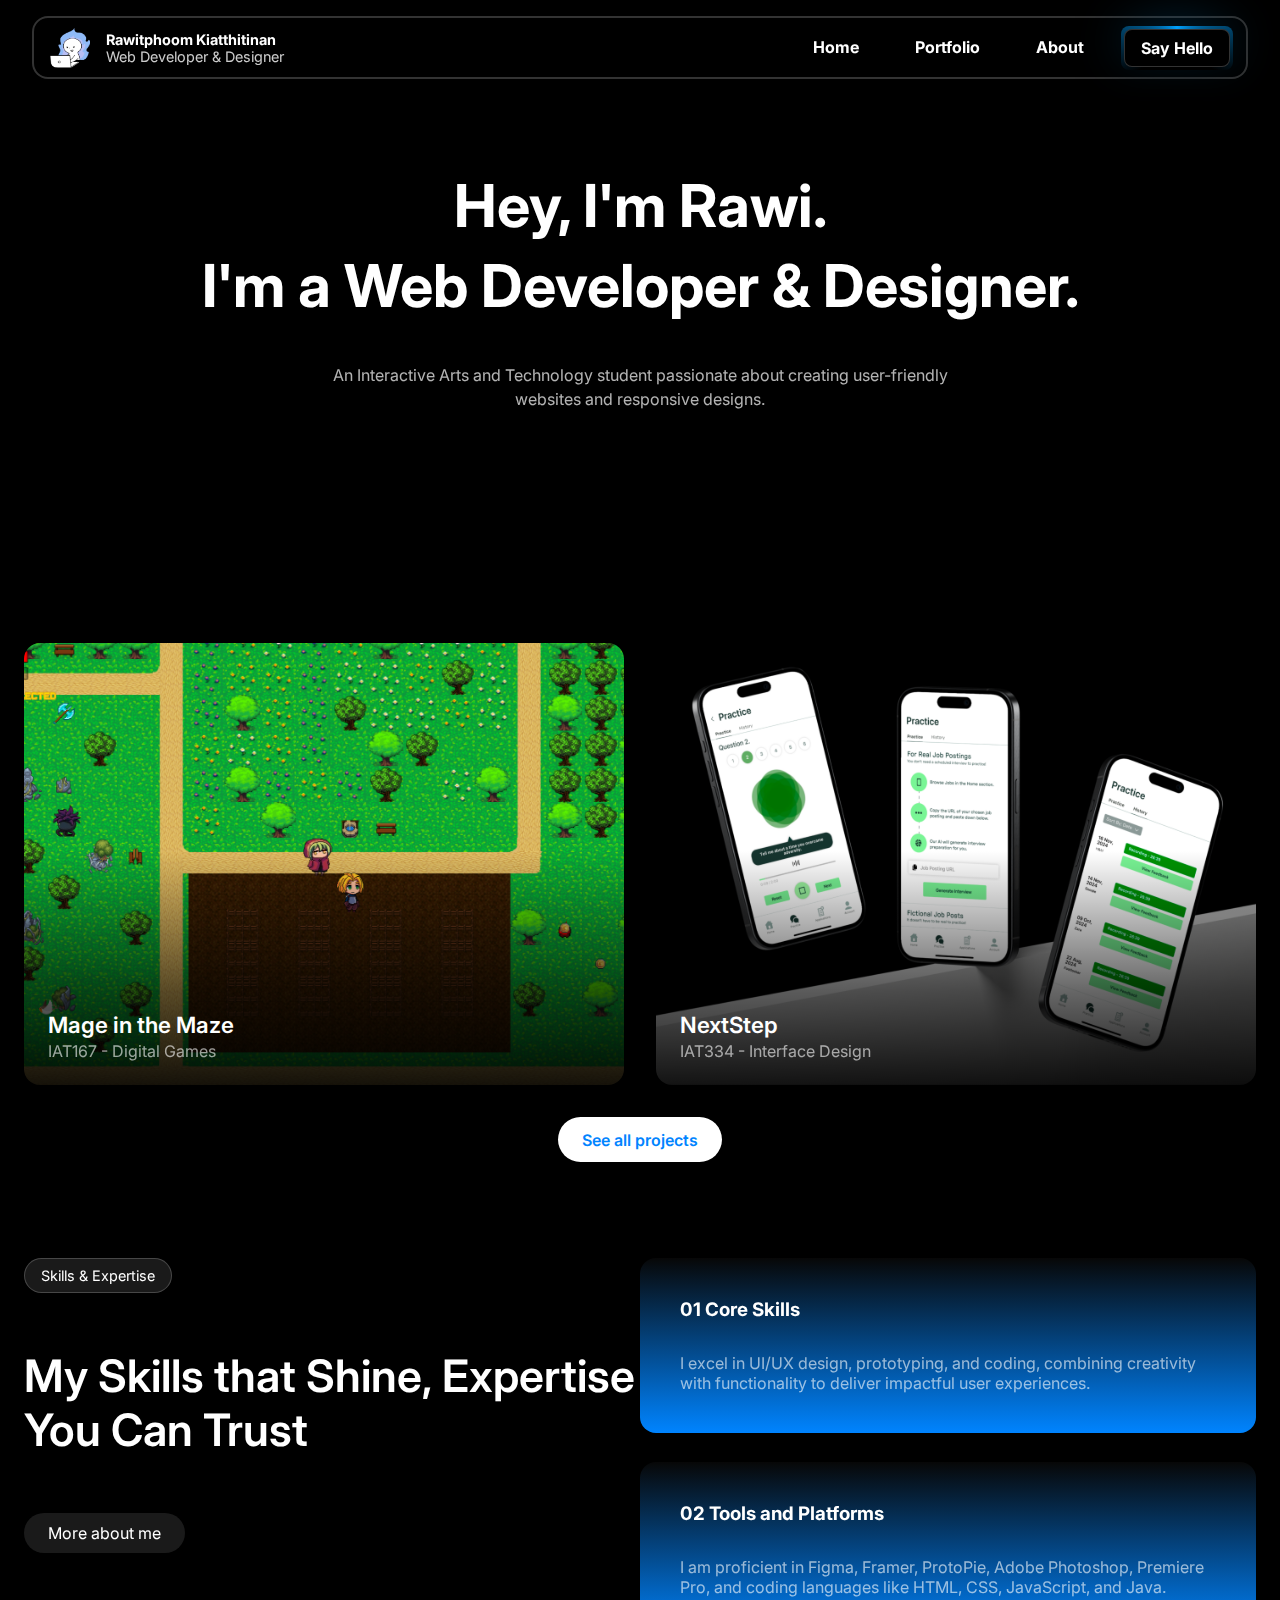
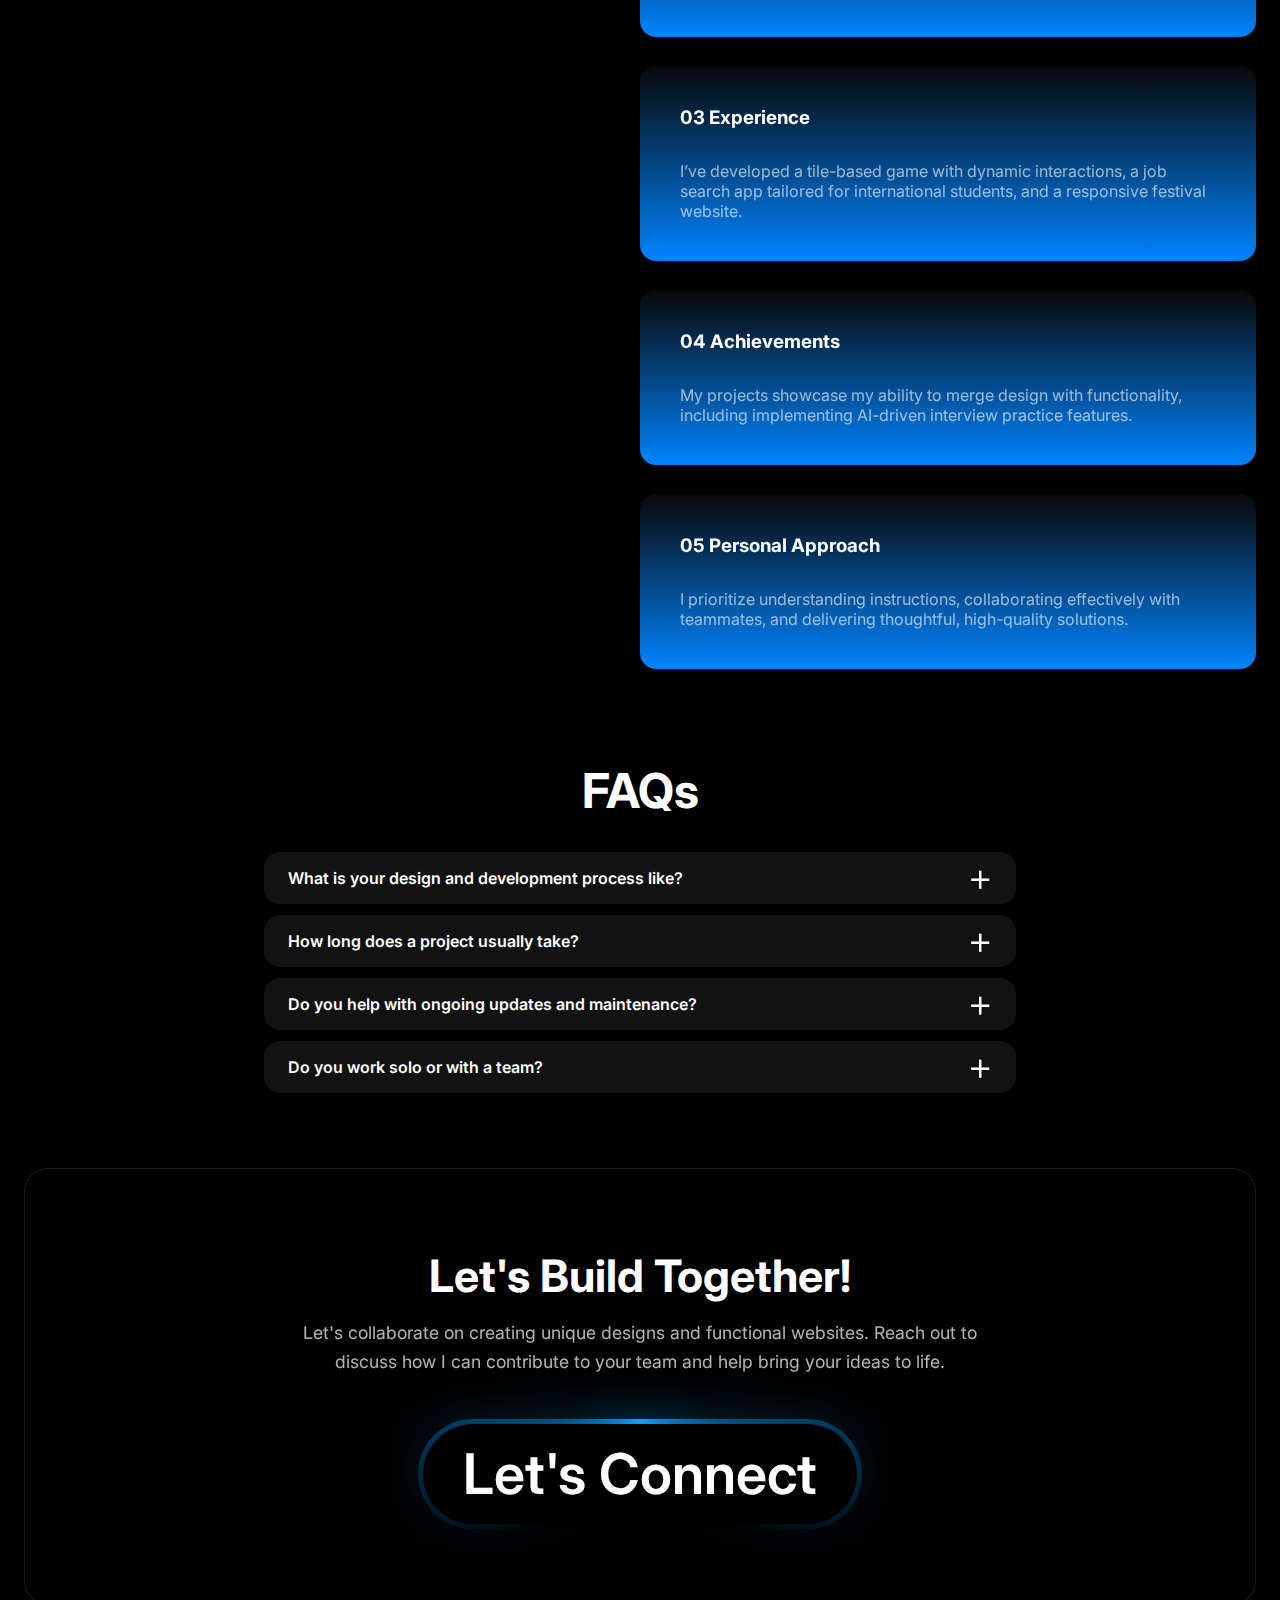
<file: index.html>
<!DOCTYPE html>
<html lang="en">

<head>
    <meta charset="UTF-8">
    <meta name="viewport" content="width=device-width, initial-scale=1.0">
    <title>Rawi | Portfolio</title>
    <link rel="stylesheet" href="css/main.css">
    <link rel="stylesheet" href="css/global.css">


    <link rel="preconnect" href="https://fonts.googleapis.com">
    <link rel="preconnect" href="https://fonts.gstatic.com" crossorigin>
    <link
        href="https://fonts.googleapis.com/css2?family=Inter:ital,opsz,wght@0,14..32,100..900;1,14..32,100..900&display=swap"
        rel="stylesheet">
</head>

<body>

    <nav class="hamburger">
        <!-- Mobile Logo -->
        <div class="mobile-logo">
            <!-- <img src="assets/images/profile_pic.png" alt="Rawi Logo"> -->
            <a href="#">
                <img src="assets/images/profile_pic.png" alt="Rawi Logo">
                <div class="mobile-logo-text">
                    <h1>Rawitphoom Kiatthitinan</h1>
                    <p>Web Developer & Designer</p>
                </div>
            </a>
        </div>

        <input type="checkbox" id="sidebar-active">
        <label for="sidebar-active" class="open-sidebar-button">
            <svg xmlns="http://www.w3.org/2000/svg" height="32px" viewBox="0 -960 960 960" width="32px" fill="#1f1f1f">
                <path d="M120-240v-80h720v80H120Zm0-200v-80h720v80H120Zm0-200v-80h720v80H120Z" />
            </svg>
        </label>

        <label id="overlay" for="sidebar-active"></label>
        <div class="links-container">
            <label for="sidebar-active" class="close-sidebar-button">
                <svg xmlns="http://www.w3.org/2000/svg" height="32px" viewBox="0 -960 960 960" width="32px"
                    fill="#1f1f1f">
                    <path
                        d="m256-200-56-56 224-224-224-224 56-56 224 224 224-224 56 56-224 224 224 224-56 56-224-224-224 224Z" />
                </svg>
            </label>
            <a class="home-link" href="index.html">Home</a>
            <a href="projects.html">Portfolio</a>
            <a href="about.html">About</a>
            <a href="contact.html" class="say-hello">Say Hello</a>
        </div>
    </nav>

    <!-- HEADER -->
    <header class="desktop-header">
        <div class="logo">
            <a href="index.html" id="logo-link">
                <img src="assets/images/profile_pic.png" alt="Rawi Logo" id="profile-pic">
                <div class="logo-text">
                    <h1>Rawitphoom Kiatthitinan</h1>
                    <p>Web Developer & Designer</p>
                </div>
            </a>
        </div>


        <nav>
            <a href="index.html">Home</a>
            <a href="projects.html">Portfolio</a>
            <a href="about.html">About</a>
            <a href="contact.html" class="say-hello">Say Hello</a>
        </nav>
    </header>

    <!-- HERO SECTION -->
    <section class="hero">
        <!-- <div class="availability">
            <span class="dot"></span> Available for freelance
        </div> -->
        <div class="hero-big-text">
            <h2>Hey, I'm Rawi.</h2>
            <h2>I'm a Web Developer & Designer.</h2>
        </div>
        <!-- <p>Rawitphoom Kiaththitinan is an Interactive Arts and Technology student passionate about creating
            user-friendly websites and responsive designs.
        </p> -->
        <p>An Interactive Arts and Technology student passionate about creating user-friendly websites and responsive designs.
        </p>
    </section>

    <!------------------------------- SKILL SLIDER SECTION ----------------------------->

    <section class="skills-slider">
        <div class="slider">
            <img class="item1" src="assets/images/icons/after-effects.png" alt="After Effects">
            <img class="item2" src="assets/images/icons/chat-gpt.png" alt="ChatGPT">
            <img class="item3" src="assets/images/icons/figma.png" alt="Figma">
            <img class="item4" src="assets/images/icons/framer.png" alt="Framer">
            <img class="item5" src="assets/images/icons/java.png" alt="Java">
            <img class="item6" src="assets/images/icons/js.png" alt="JavaScript">
            <img class="item7" src="assets/images/icons/photoshop.png" alt="Photoshop">
            <img class="item8" src="assets/images/icons/premiere-pro.png" alt="Premiere Pro">
            <img class="item9" src="assets/images/icons/protopie.png" alt="ProtoPie">
            <img class="item10" src="assets/images/icons/slack.png" alt="Slack">
        </div>
    </section>

    <!----------------------------------------------------------------------------------->


    <!------------------------------------- PROJECTS ------------------------------------>

    <section class="projects">
        <div class="project-grid">
            <!-- Project 1 -->
            <div class="project-card">
                <a href="project1.html" class="project-link">
                    <div class="project-info">
                        <h3>Mage in the Maze</h3>
                        <p>IAT167 - Digital Games</p>
                    </div>
                    <img src="assets/images/contents/project1/IAT167_Cover.png" alt="IAT167_Mage in the maze">
                </a>
            </div>

            <!-- Project 2 -->
            <div class="project-card">
                <a href="project2.html" class="project-link">
                    <div class="project-info">
                        <h3>NextStep</h3>
                        <p>IAT334 - Interface Design</p>
                    </div>
                    <img src="assets/images/contents/IAT334_Cover.png" alt="NextStep">
                </a>
            </div>
        </div>

        <!-- See all projects button -->
        <div class="see-all">
            <a href="projects.html" class="see-all-btn">See all projects</a>
        </div>
    </section>

    <!----------------------------------------------------------------------------------->

    <!------------------------------------- SKILLS -------------------------------------->
    <section class="skills-section">
        <div class="skills-content">
            <div class="skills-badge">Skills & Expertise</div>
            <h2 class="skills-title">My Skills that Shine, Expertise You Can Trust</h2>
            <a href="about.html" class="more-btn">More about me</a>
        </div>
        <div class="skill-card-container">
            <div class="skill-card">
                <h3>01 Core Skills</h3>
                <p>I excel in UI/UX design, prototyping, and coding, combining creativity with functionality to deliver
                    impactful user experiences.</p>
            </div>

            <div class="skill-card">
                <h3>02 Tools and Platforms</h3>
                <p>I am proficient in Figma, Framer, ProtoPie, Adobe Photoshop, Premiere Pro, and coding languages like
                    HTML, CSS, JavaScript, and Java.</p>
            </div>

            <div class="skill-card">
                <h3>03 Experience</h3>
                <p>I’ve developed a tile-based game with dynamic interactions, a job search app tailored for
                    international students, and a responsive festival website.</p>
            </div>

            <div class="skill-card">
                <h3>04 Achievements</h3>
                <p>My projects showcase my ability to merge design with functionality, including implementing AI-driven
                    interview practice features.</p>
            </div>

            <div class="skill-card">
                <h3>05 Personal Approach</h3>
                <p>I prioritize understanding instructions, collaborating effectively with teammates, and delivering
                    thoughtful, high-quality solutions.</p>
            </div>
        </div>

        <!-- Mobile button -->
        <a href="about.html" class="more-btn mobile-btn">More about me</a>
    </section>

    <!----------------------------------------------------------------------------------->

    <!------------------------------------- FAQ ----------------------------------------->
    <section class="faq-section">
        <h2 class="faq-title">FAQs</h2>

        <div class="faq-item">
            <input type="checkbox" id="faq-1">
            <label for="faq-1">What is your design and development process like?</label>
            <div class="faq-answer">
                <p>I start by understanding the project goals, researching, and creating designs or concepts. Feedback
                    is incorporated throughout the process for the best results.</p>
            </div>
        </div>

        <div class="faq-item">
            <input type="checkbox" id="faq-2">
            <label for="faq-2">How long does a project usually take?</label>
            <div class="faq-answer">
                <p>Timelines depend on the project’s scope and complexity. I provide a clear estimate after discussing
                    the project details.</p>
            </div>
        </div>

        <div class="faq-item">
            <input type="checkbox" id="faq-3">
            <label for="faq-3">Do you help with ongoing updates and maintenance?</label>
            <div class="faq-answer">
                <p>Yes, I can assist with updates, bug fixes, and improvements after the project is complete.</p>
            </div>
        </div>

        <div class="faq-item">
            <input type="checkbox" id="faq-4">
            <label for="faq-4">Do you work solo or with a team?</label>
            <div class="faq-answer">
                <p>I can work individually or collaborate with a team, depending on the project requirements.</p>
            </div>
        </div>
    </section>
    <!----------------------------------------------------------------------------------->

    <!--------------------------- CONNECT SECTION --------------------------------------->
    <section class="connect-section">
        <div class="connect-border-wrap">
            <h2>Let's Build Together!</h2>
            <p>
                Let's collaborate on creating unique designs and functional websites. Reach out
                to discuss how I can contribute to your team and help bring your ideas to life.
            </p>
            <a href="contact.html" class="connect-button">Let's Connect</a>
        </div>
    </section>

    <!----------------------------------------------------------------------------------->

    <script src="scripts/main.js"></script>
</body>

</html>
</file>
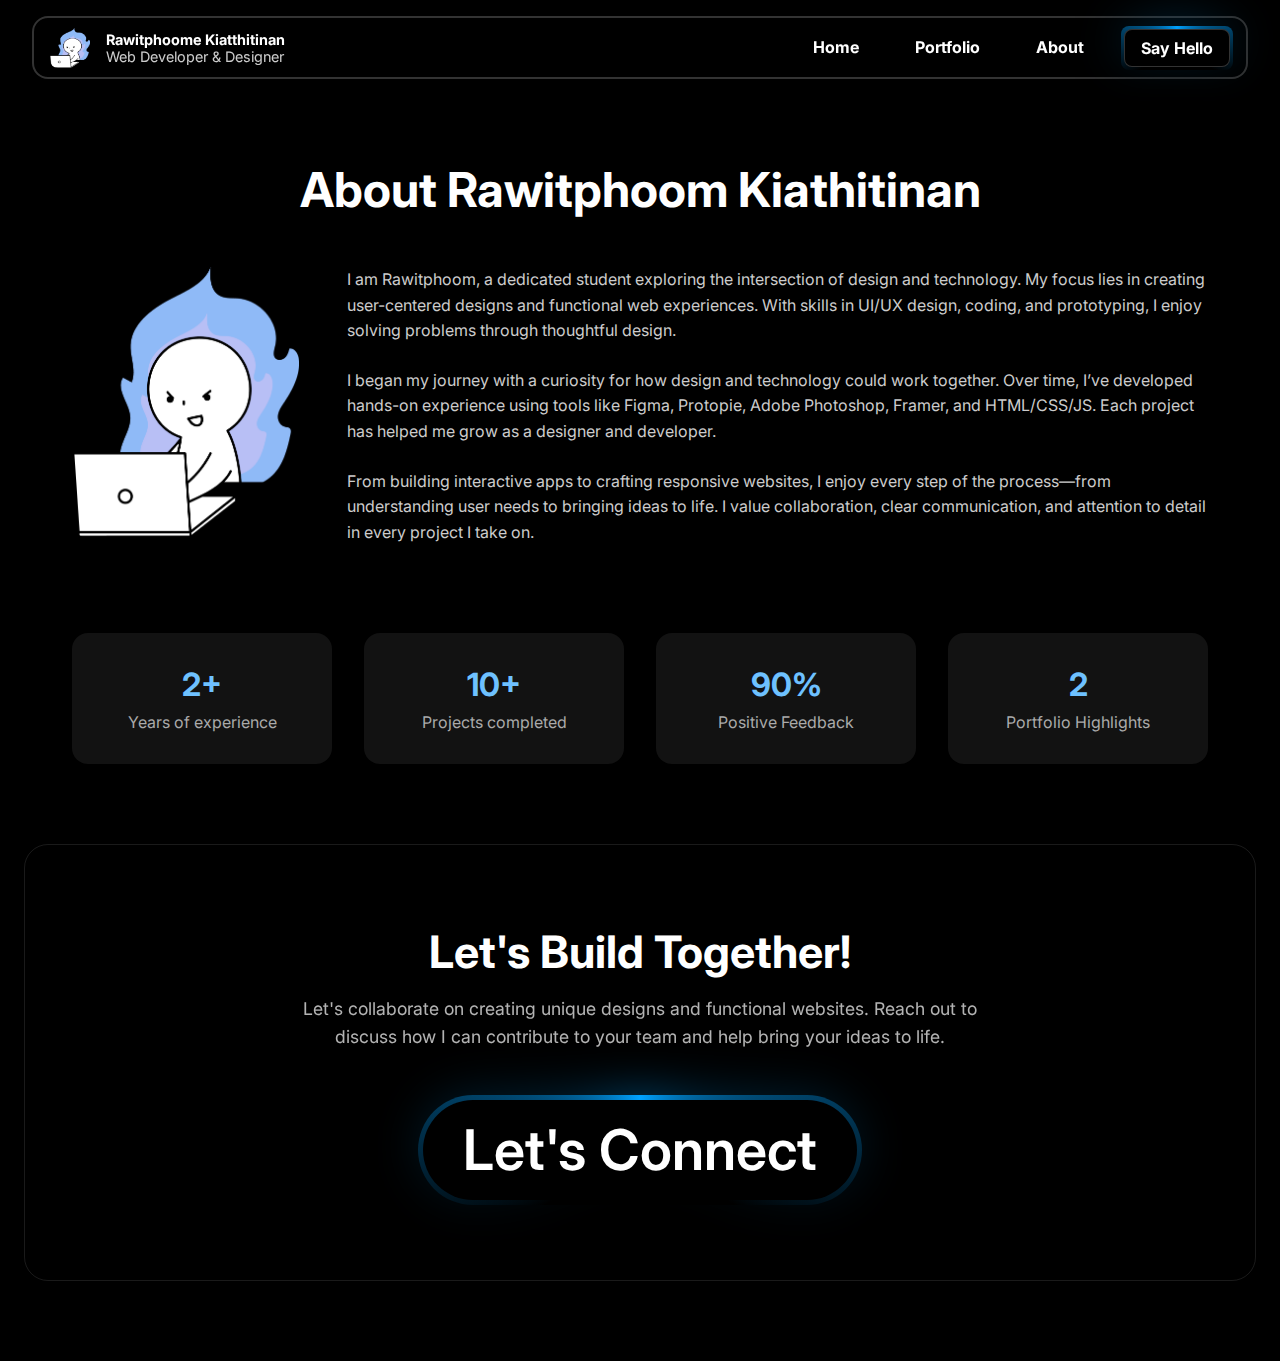
<file: about.html>
<!DOCTYPE html>
<html lang="en">

<head>
    <meta charset="UTF-8">
    <meta name="viewport" content="width=device-width, initial-scale=1.0">
    <title>Rawi | Portfolio</title>
    <link rel="stylesheet" href="css/about.css">
    <link rel="stylesheet" href="css/global.css">


    <link rel="preconnect" href="https://fonts.googleapis.com">
    <link rel="preconnect" href="https://fonts.gstatic.com" crossorigin>
    <link
        href="https://fonts.googleapis.com/css2?family=Inter:ital,opsz,wght@0,14..32,100..900;1,14..32,100..900&display=swap"
        rel="stylesheet">
</head>

<body>
    <nav class="hamburger">
        <!-- Mobile Logo -->
        <div class="mobile-logo">
            <!-- <img src="assets/images/profile_pic.png" alt="Rawi Logo"> -->
            <a href="index.html">
                <img src="assets/images/profile_pic.png" alt="Rawi Logo">
                <div class="mobile-logo-text">
                    <h1>Rawitphoome Kiatthitinan</h1>
                    <p>Web Developer & Designer</p>
                </div>
            </a>
        </div>

        <input type="checkbox" id="sidebar-active">
        <label for="sidebar-active" class="open-sidebar-button">
            <svg xmlns="http://www.w3.org/2000/svg" height="32px" viewBox="0 -960 960 960" width="32px" fill="#1f1f1f">
                <path d="M120-240v-80h720v80H120Zm0-200v-80h720v80H120Zm0-200v-80h720v80H120Z" />
            </svg>
        </label>

        <label id="overlay" for="sidebar-active"></label>
        <div class="links-container">
            <label for="sidebar-active" class="close-sidebar-button">
                <svg xmlns="http://www.w3.org/2000/svg" height="32px" viewBox="0 -960 960 960" width="32px"
                    fill="#1f1f1f">
                    <path
                        d="m256-200-56-56 224-224-224-224 56-56 224 224 224-224 56 56-224 224 224 224-56 56-224-224-224 224Z" />
                </svg>
            </label>
            <a class="home-link" href="index.html">Home</a>
            <a href="projects.html">Portfolio</a>
            <a href="about.html">About</a>
            <a href="contact.html" class="say-hello">Say Hello</a>
        </div>
    </nav>
    <!-- HEADER -->
    <header class="desktop-header">
        <div class="logo">
            <a href="index.html" id="logo-link">
                <img src="assets/images/profile_pic.png" alt="Rawi Logo" id="profile-pic">
                <div class="logo-text">
                    <h1>Rawitphoome Kiatthitinan</h1>
                    <p>Web Developer & Designer</p>
                </div>
            </a>
        </div>


        <nav>
            <a href="index.html">Home</a>
            <a href="projects.html">Portfolio</a>
            <a href="about.html">About</a>
            <a href="contact.html" class="say-hello">Say Hello</a>
        </nav>
    </header>

    <section class="about">
        <h2 class="about-title">About Rawitphoom Kiathitinan</h2>

        <div class="about-content">
            <img src="assets/images/profile_pic.png" alt="Rawi Logo" class="about-img">

            <div class="about-text">
                <p>
                    I am Rawitphoom, a dedicated student exploring the intersection of design and technology. My focus
                    lies in creating user-centered designs and functional web experiences. With skills in UI/UX design,
                    coding, and prototyping, I enjoy solving problems through thoughtful design.
                </p>
                <p>
                    I began my journey with a curiosity for how design and technology could work together. Over time,
                    I’ve developed hands-on experience using tools like Figma, Protopie, Adobe Photoshop, Framer, and
                    HTML/CSS/JS. Each project has helped me grow as a designer and developer.
                </p>
                <p>
                    From building interactive apps to crafting responsive websites, I enjoy every step of the
                    process—from understanding user needs to bringing ideas to life. I value collaboration, clear
                    communication, and attention to detail in every project I take on.
                </p>
            </div>
        </div>

        <div class="about-highlights">
            <div class="highlight-box">
                <h3>2+</h3>
                <p>Years of experience</p>
            </div>
            <div class="highlight-box">
                <h3>10+</h3>
                <p>Projects completed</p>
            </div>
            <div class="highlight-box">
                <h3>90%</h3>
                <p>Positive Feedback</p>
            </div>
            <div class="highlight-box">
                <h3>2</h3>
                <p>Portfolio Highlights</p>
            </div>
        </div>
    </section>

    <!--------------------------- CONNECT SECTION --------------------------------------->
    <section class="connect-section">
        <div class="connect-border-wrap">
            <h2>Let's Build Together!</h2>
            <p>
                Let's collaborate on creating unique designs and functional websites. Reach out
                to discuss how I can contribute to your team and help bring your ideas to life.
            </p>
            <a href="contact.html" class="connect-button">Let's Connect</a>
        </div>
    </section>

    <!----------------------------------------------------------------------------------->
</body>

</html>
</file>
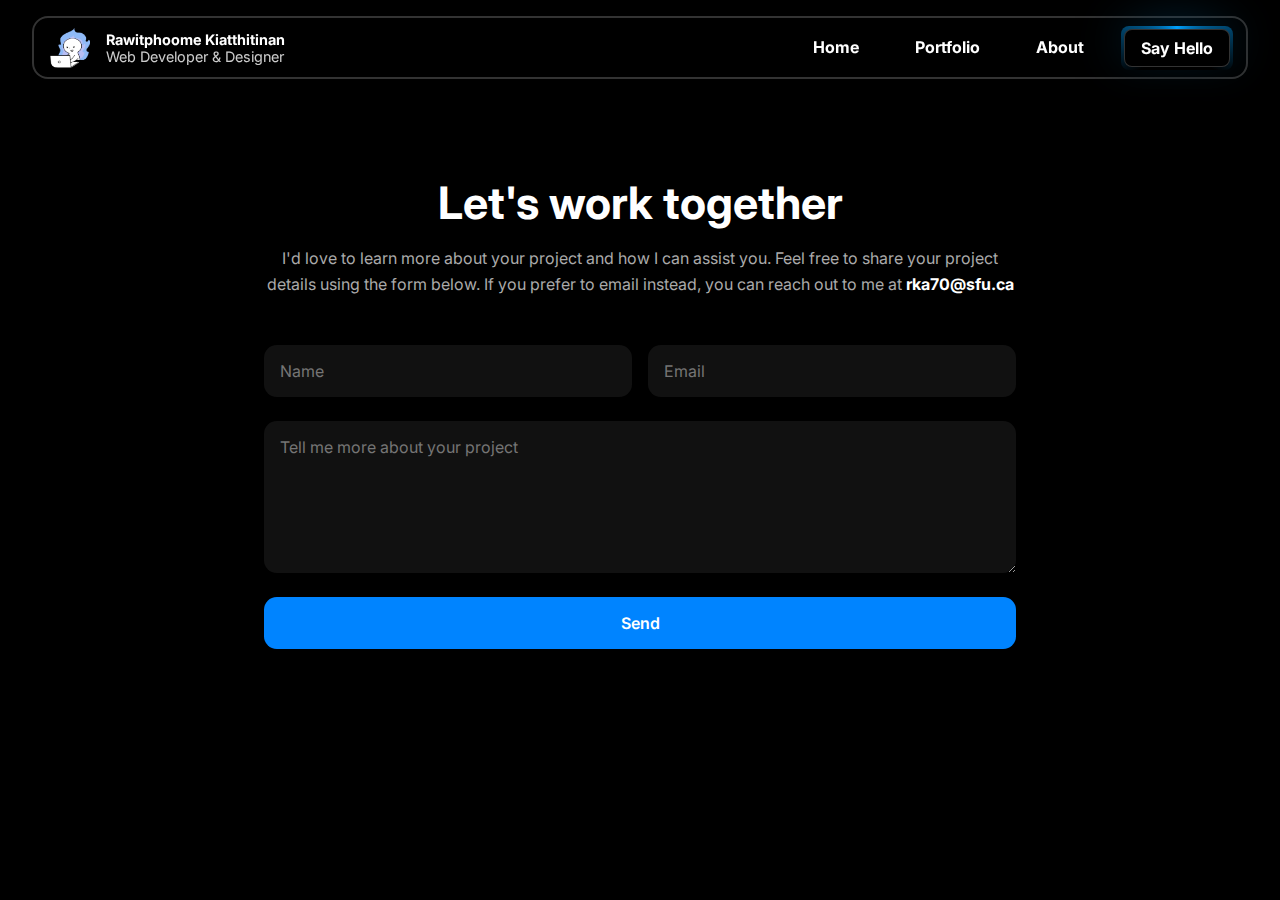
<file: contact.html>
<!DOCTYPE html>
<html lang="en">

<head>
    <meta charset="UTF-8">
    <meta name="viewport" content="width=device-width, initial-scale=1.0">
    <title>Rawi | Portfolio</title>
    <link rel="stylesheet" href="css/contact.css">
    <link rel="stylesheet" href="css/global.css">


    <link rel="preconnect" href="https://fonts.googleapis.com">
    <link rel="preconnect" href="https://fonts.gstatic.com" crossorigin>
    <link
        href="https://fonts.googleapis.com/css2?family=Inter:ital,opsz,wght@0,14..32,100..900;1,14..32,100..900&display=swap"
        rel="stylesheet">
</head>

<body>
    <nav class="hamburger">
        <!-- Mobile Logo -->
        <div class="mobile-logo">
            <!-- <img src="assets/images/profile_pic.png" alt="Rawi Logo"> -->
            <a href="index.html">
                <img src="assets/images/profile_pic.png" alt="Rawi Logo">
                <div class="mobile-logo-text">
                    <h1>Rawitphoome Kiatthitinan</h1>
                    <p>Web Developer & Designer</p>
                </div>
            </a>
        </div>

        <input type="checkbox" id="sidebar-active">
        <label for="sidebar-active" class="open-sidebar-button">
            <svg xmlns="http://www.w3.org/2000/svg" height="32px" viewBox="0 -960 960 960" width="32px" fill="#1f1f1f">
                <path d="M120-240v-80h720v80H120Zm0-200v-80h720v80H120Zm0-200v-80h720v80H120Z" />
            </svg>
        </label>

        <label id="overlay" for="sidebar-active"></label>
        <div class="links-container">
            <label for="sidebar-active" class="close-sidebar-button">
                <svg xmlns="http://www.w3.org/2000/svg" height="32px" viewBox="0 -960 960 960" width="32px"
                    fill="#1f1f1f">
                    <path
                        d="m256-200-56-56 224-224-224-224 56-56 224 224 224-224 56 56-224 224 224 224-56 56-224-224-224 224Z" />
                </svg>
            </label>
            <a class="home-link" href="index.html">Home</a>
            <a href="projects.html">Portfolio</a>
            <a href="about.html">About</a>
            <a href="contact.html" class="say-hello">Say Hello</a>
        </div>
    </nav>
    <!-- HEADER -->
    <header class="desktop-header">
        <div class="logo">
            <a href="index.html" id="logo-link">
                <img src="assets/images/profile_pic.png" alt="Rawi Logo" id="profile-pic">
                <div class="logo-text">
                    <h1>Rawitphoome Kiatthitinan</h1>
                    <p>Web Developer & Designer</p>
                </div>
            </a>
        </div>


        <nav>
            <a href="index.html">Home</a>
            <a href="projects.html">Portfolio</a>
            <a href="about.html">About</a>
            <a href="contact.html" class="say-hello">Say Hello</a>
        </nav>
    </header>

    <!-- CONTACT SECTION -->
    <section class="contact-section">
        <h2 class="contact-title">Let's work together</h2>
        <p class="contact-subtext">
            I'd love to learn more about your project and how I can assist you. Feel free to share your
            project details using the form below. If you prefer to email instead, you can reach out to me at
            <strong><a href="mailto:rka70@sfu.ca">rka70@sfu.ca</a></strong>
        </p>

        <form class="contact-form" netlify>
            <div class="input-group">
              <label for="name" class="sr-only">Name</label>
              <input type="text" id="name" name="name" placeholder="Name" required>
          
              <label for="email" class="sr-only">Email</label>
              <input type="email" id="email" name="email" placeholder="Email" required>
            </div>
          
            <label for="message" class="sr-only">Message</label>
            <textarea id="message" name="message" placeholder="Tell me more about your project" rows="6" required></textarea>
          
            <button type="submit" class="send-btn">Send</button>
          </form>
          
    </section>
    
</body>

</html>
</file>
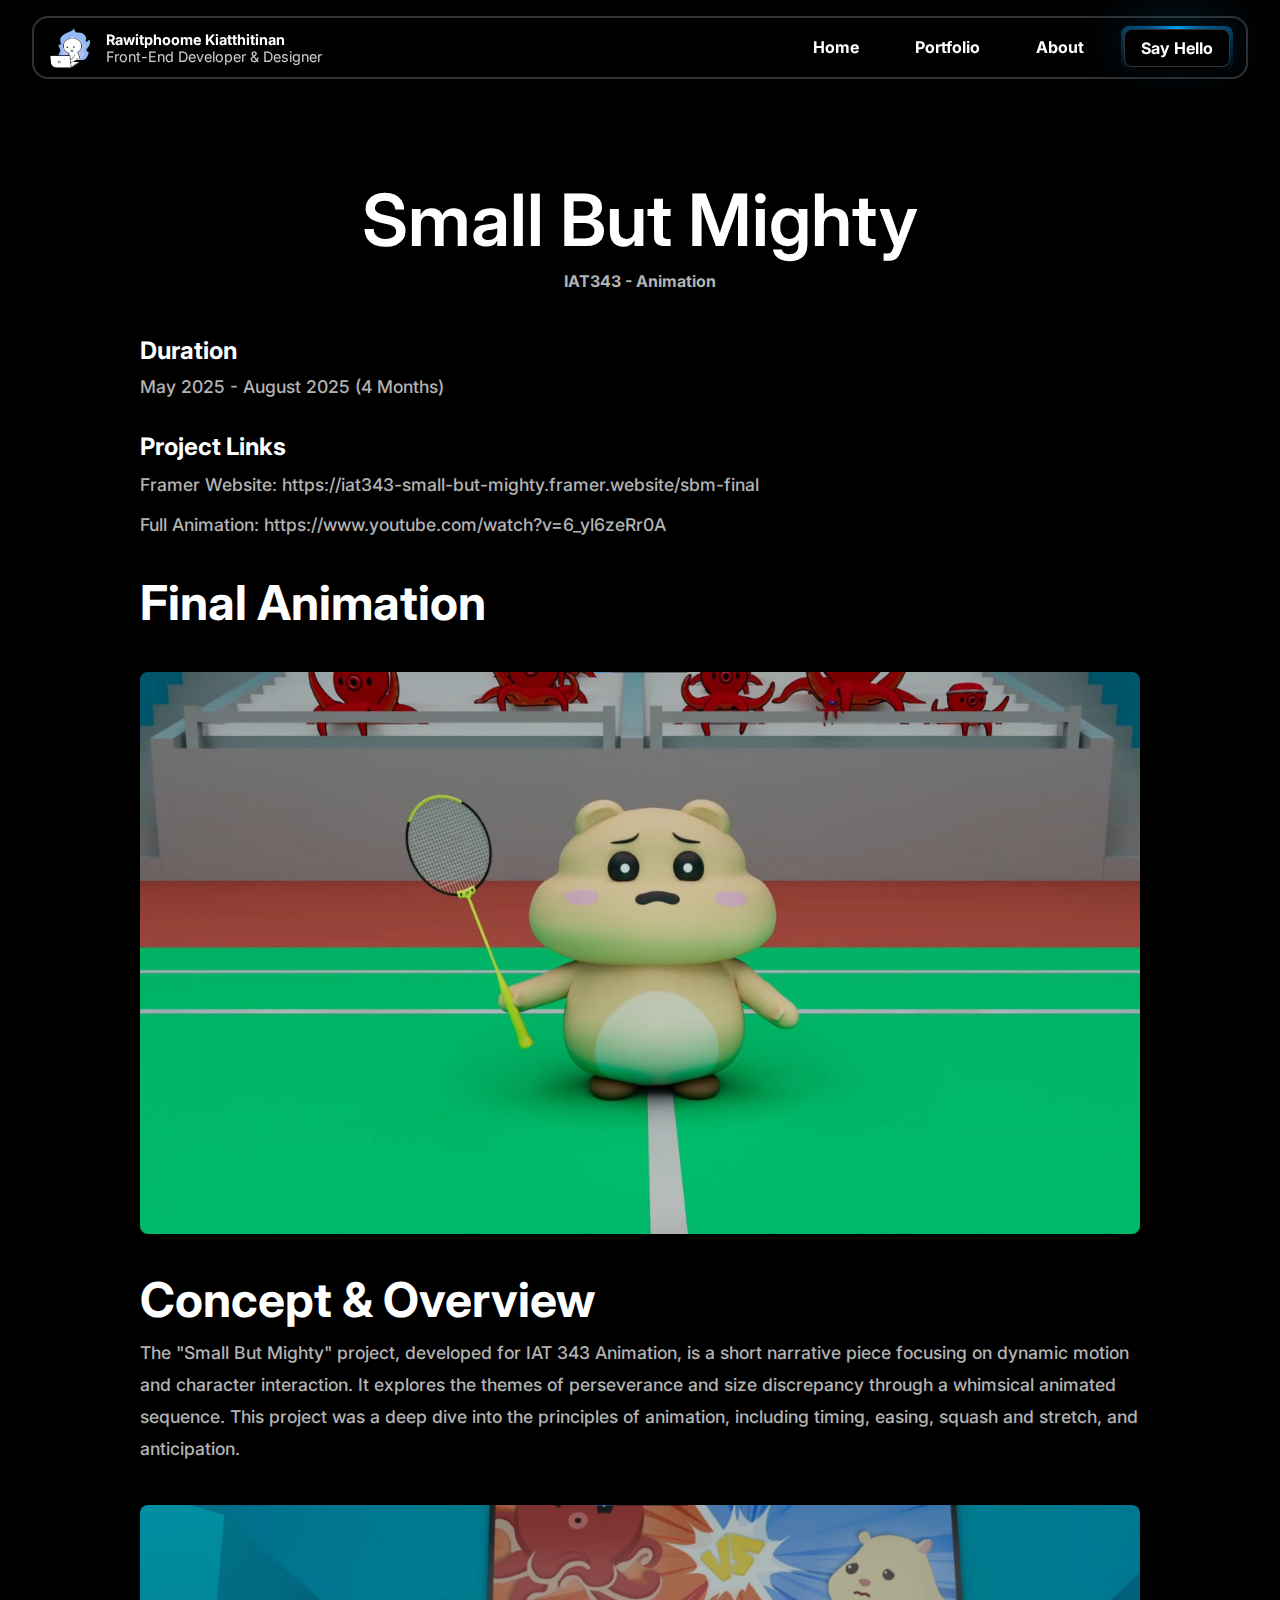
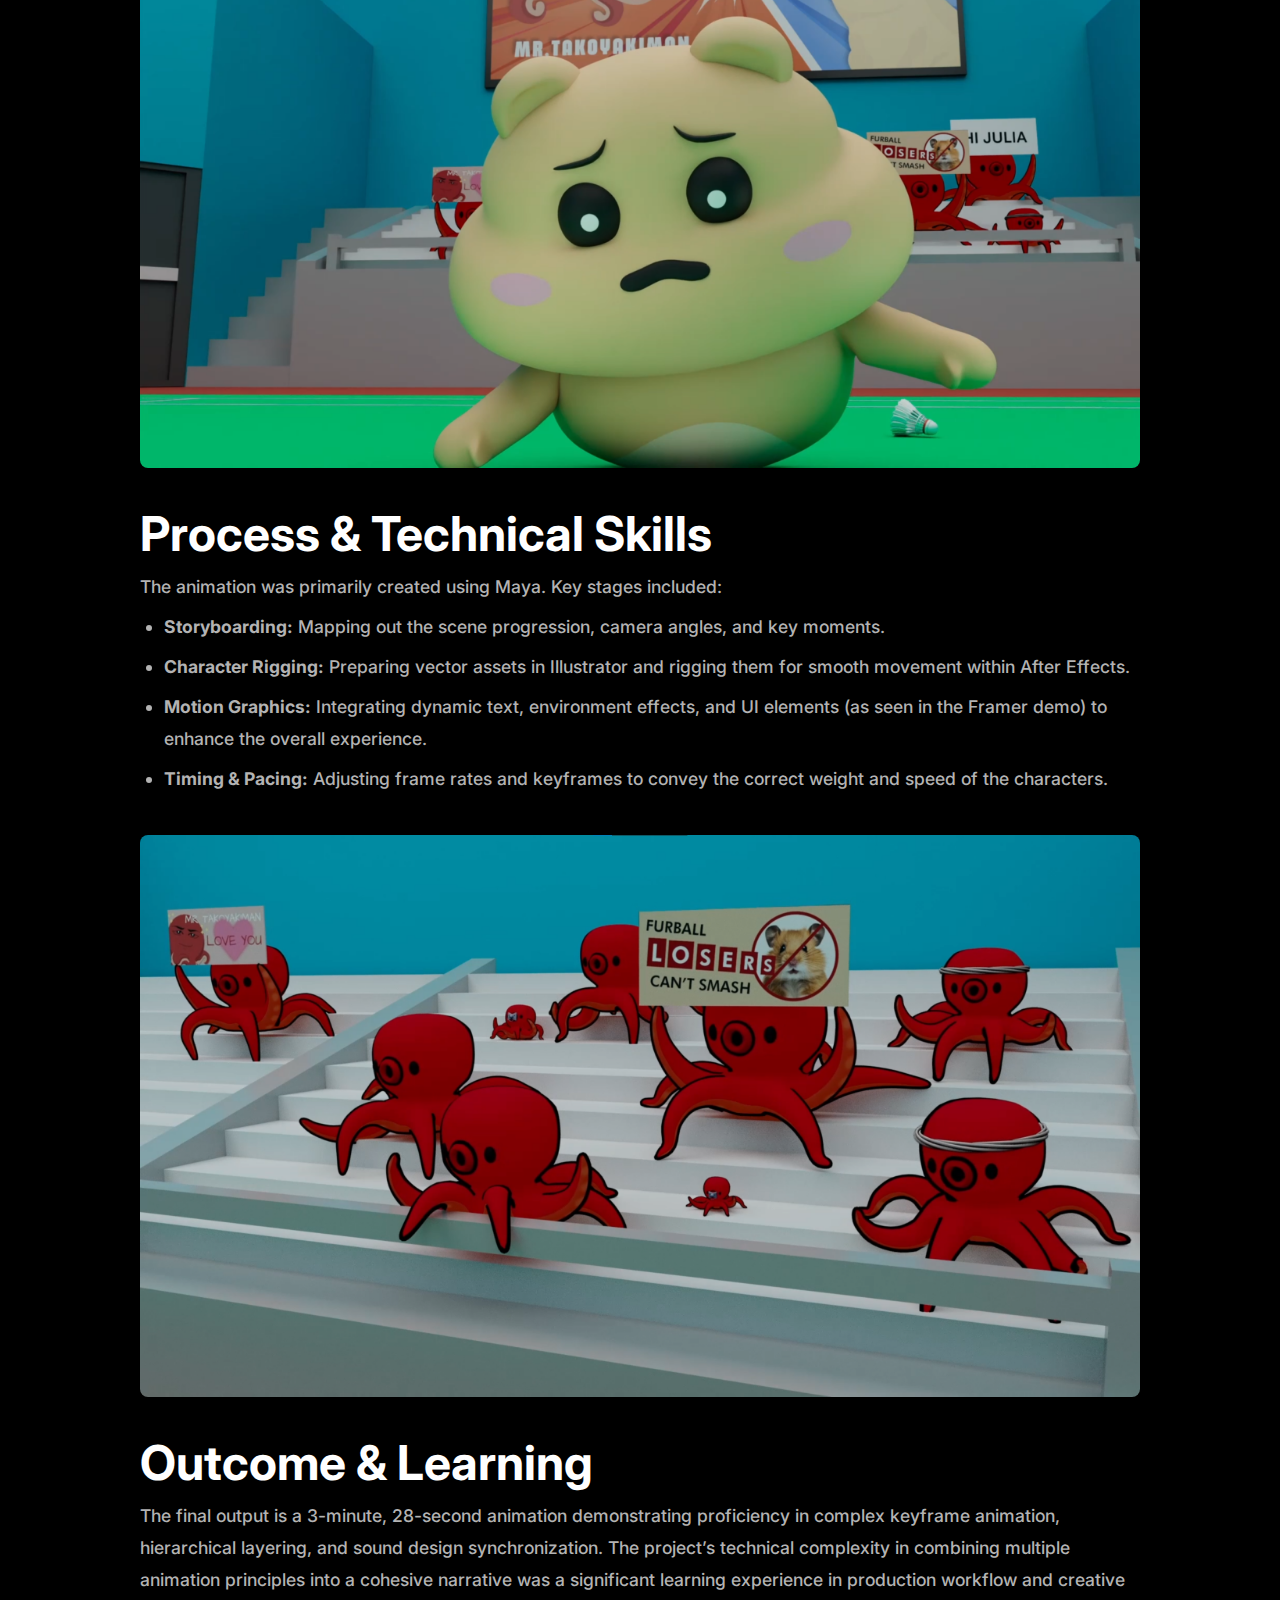
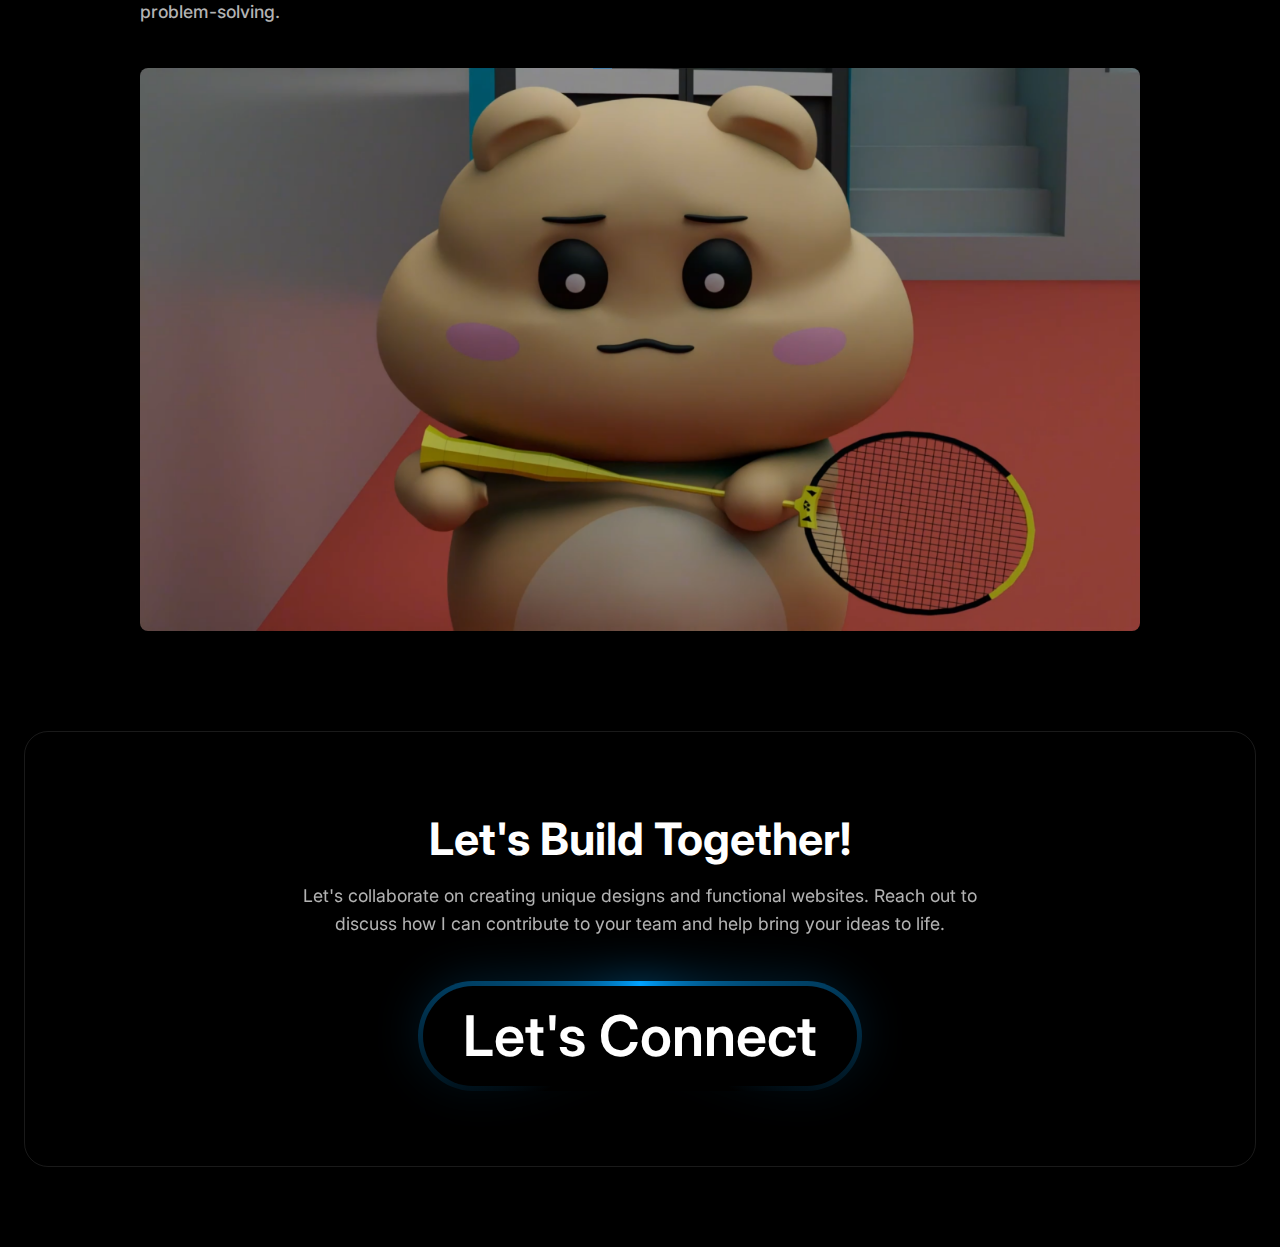
<file: project4.html>
<!DOCTYPE html>
<html lang="en">

<head>
    <meta charset="UTF-8">
    <meta name="viewport" content="width=device-width, initial-scale=1.0">
    <title>Rawi | Small But Mighty</title>
    <link rel="stylesheet" href="css/projects/project4.css">
    <link rel="stylesheet" href="css/global.css">

    <link rel="preconnect" href="https://fonts.googleapis.com">
    <link rel="preconnect" href="https://fonts.gstatic.com" crossorigin>
    <link
        href="https://fonts.googleapis.com/css2?family=Inter:ital,opsz,wght@0,14..32,100..900;1,14..32,100..900&display=swap"
        rel="stylesheet">
</head>

<body>
    <nav class="hamburger">
        <div class="mobile-logo">
            <a href="index.html">
                <img src="assets/images/profile_pic.png" alt="Rawi Logo">
                <div class="mobile-logo-text">
                    <h1>Rawitphoome Kiatthitinan</h1>
                    <p>Front-End Developer & Designer</p>
                </div>
            </a>
        </div>
        <input type="checkbox" id="sidebar-active">
        <label for="sidebar-active" class="open-sidebar-button">
            <svg xmlns="http://www.w3.org/2000/svg" height="32px" viewBox="0 -960 960 960" width="32px" fill="#1f1f1f">
                <path d="M120-240v-80h720v80H120Zm0-200v-80h720v80H120Zm0-200v-80h720v80H120Z" />
            </svg>
        </label>
        <label id="overlay" for="sidebar-active"></label>
        <div class="links-container">
            <label for="sidebar-active" class="close-sidebar-button">
                <svg xmlns="http://www.w3.org/2000/svg" height="32px" viewBox="0 -960 960 960" width="32px"
                    fill="#1f1f1f">
                    <path
                        d="m256-200-56-56 224-224-224-224 56-56 224 224 224-224 56 56-224 224 224 224-56 56-224-224-224 224Z" />
                </svg>
            </label>
            <a class="home-link" href="index.html">Home</a>
            <a href="projects.html">Portfolio</a>
            <a href="about.html">About</a>
            <a href="contact.html" class="say-hello">Say Hello</a>
        </div>
    </nav>

    <header class="desktop-header">
        <div class="logo">
            <a href="index.html" id="logo-link">
                <img src="assets/images/profile_pic.png" alt="Rawi Logo" id="profile-pic">
                <div class="logo-text">
                    <h1>Rawitphoome Kiatthitinan</h1>
                    <p>Front-End Developer & Designer</p>
                </div>
            </a>
        </div>

        <nav>
            <a href="index.html">Home</a>
            <a href="projects.html">Portfolio</a>
            <a href="about.html">About</a>
            <a href="contact.html" class="say-hello">Say Hello</a>
        </nav>
    </header>
    <section class="projects-detail">
        <h2 class="project-title">Small But Mighty</h2>
        <h4 class="project-sub-header">IAT343 - Animation</h4>

        <div class="project-content">
            <div class="project-duration">
                <h4>Duration</h4>
                <p>May 2025 - August 2025 (4 Months)</p>
            </div>

            <div class="game-link-text">
                <h4>Project Links</h4>
                <p>Framer Website: <a href="https://iat343-small-but-mighty.framer.website/sbm-final"
                        target="_blank">https://iat343-small-but-mighty.framer.website/sbm-final</a></p>
                <p>Full Animation: <a href="https://www.youtube.com/watch?v=6_yl6zeRr0A"
                        target="_blank">https://www.youtube.com/watch?v=6_yl6zeRr0A</a></p>
            </div>

            <h3>Final Animation</h3>
            <div class="animation-preview-wrapper">
                <a href="https://www.youtube.com/watch?v=6_yl6zeRr0A" target="_blank"
                    aria-label="Watch Full Animation on YouTube">
                    <img src="assets/images/contents/project4/IAT343 - Image1.png"
                        alt="Still frame preview of the Small But Mighty animation">
                </a>
            </div>

            <h3>Concept & Overview</h3>
            <p>
                The "Small But Mighty" project, developed for IAT 343 Animation, is a short narrative piece focusing on
                dynamic motion and character interaction. It explores the themes of perseverance and size discrepancy
                through a whimsical animated sequence. This project was a deep dive into the principles of animation,
                including timing, easing, squash and stretch, and anticipation.
            </p>
            <a href="https://www.youtube.com/watch?v=6_yl6zeRr0A" target="_blank"
                aria-label="Watch Full Animation on YouTube">
                <img src="assets/images/contents/project4/IAT343 - Image2.png"
                    alt="Concept Art and Storyboard from the animation project">
            </a>

            <h3>Process & Technical Skills</h3>
            <p>
                The animation was primarily created using Maya. Key stages included:
            </p>
            <ul>
                <li><strong>Storyboarding:</strong> Mapping out the scene progression, camera angles, and key moments.
                </li>
                <li><strong>Character Rigging:</strong> Preparing vector assets in Illustrator and rigging them for
                    smooth movement within After Effects.</li>
                <li><strong>Motion Graphics:</strong> Integrating dynamic text, environment effects, and UI elements (as
                    seen in the Framer demo) to enhance the overall experience.</li>
                <li><strong>Timing & Pacing:</strong> Adjusting frame rates and keyframes to convey the correct weight
                    and speed of the characters.</li>
            </ul>
            <a href="https://www.youtube.com/watch?v=6_yl6zeRr0A" target="_blank"
                aria-label="Watch Full Animation on YouTube">
                <img src="assets/images/contents/project4/IAT343 - Image3.png"
                    alt="Process image showing character rigging or texturing">
            </a>

            <h3>Outcome & Learning</h3>
            <p>
                The final output is a 3-minute, 28-second animation demonstrating proficiency in complex keyframe
                animation, hierarchical layering, and sound design synchronization. The project’s technical complexity
                in combining multiple animation principles into a cohesive narrative was a significant learning
                experience in production workflow and creative problem-solving.
            </p>
            <a href="https://www.youtube.com/watch?v=6_yl6zeRr0A" target="_blank"
                aria-label="Watch Full Animation on YouTube">
                <img src="assets/images/contents/project4/IAT343 - Image4.png"
                    alt="Final scene or render of the animation">
            </a>
        </div>
    </section>

    <section class="connect-section">
        <div class="connect-border-wrap">
            <h2>Let's Build Together!</h2>
            <p>
                Let's collaborate on creating unique designs and functional websites. Reach out
                to discuss how I can contribute to your team and help bring your ideas to life.
            </p>
            <a href="contact.html" class="connect-button">Let's Connect</a>
        </div>
    </section>

    <script src="scripts/main.js"></script>
</body>

</html>
</file>
<file: css/main.css>
/***************************** HERO SECTION *****************************/


/* HEADER STYLES */
header {
    display: flex;
    justify-content: space-between;
    align-items: center;
    padding: 0.6rem 1rem;
    position: fixed;
    width: 95%;
    top: 1rem;
    left: 50%;
    background: rgba(0, 0, 0, 0.8);
    backdrop-filter: blur(10px);
    border: 2px solid rgba(255, 255, 255, 0.2);
    border-radius: 1rem;
    transform: translateX(-50%);
    /* border: 3px solid red; */
    z-index: 1000;
}

/* LOGO STYLES */
.logo {
    display: flex;
}

.logo img {
    width: 2.5rem;
    height: 2.5rem;
    border-radius: 0.5rem;
    margin-right: 1rem;
}

#profile-pic {
    /* border: 3px solid red; */
    transition: transform 0.2s ease-in-out;
    cursor: pointer;
}

#profile-pic:active {
    transform: scale(0.9);
}


.logo-text h1 {
    font-size: 0.9rem;
    /* font-weight: 600; */
}

.logo-text p {
    font-size: 0.9rem;
    opacity: 0.8;
    /* font-weight: 300; */
}


/* NAVIGATION MENU */
nav {
    display: flex;
    gap: 1.5rem;
}

nav a {
    text-decoration: none;
    color: white;
    font-weight: bold;
    padding: 0.5rem 1rem;
    transition: 0.3s ease-in-out;
}

nav a:hover {
    color: rgb(0, 132, 255);
}

/* SAY HELLO BUTTON */
.say-hello {
    border: 1.5px solid rgba(255, 255, 255, 0.2);
    padding: 0.5rem 1rem;
    border-radius: 0.5rem;
    position: relative;
    background-color: black;
}

/* SAY HELLO BUTTON ANIMATION */
@property --angle {
    /* control the value can accepet */
    syntax: "<angle>";
    initial-value: 0deg;
    /*default value*/
    inherits: false;
}

.say-hello::after,
.say-hello::before {
    content: '';
    position: absolute;
    width: 100%;
    height: 100%;
    background-image: conic-gradient(from var(--angle), #00a2ff, black, black, #00a2ff);
    top: 50%;
    left: 50%;
    translate: -50% -50%;
    z-index: -1;
    padding: 4px;
    border-radius: 0.5rem;
    animation: 3s spin linear infinite;
}

.say-hello::before {
    filter: blur(1.5rem);
    opacity: 0.5;
}

@keyframes spin {
    from {
        --angle: 0deg;
    }

    to {
        --angle: 360deg
    }
}

.say-hello:hover {
    background-color: white;
    color: black;
}

/* HERO SECTION */
.hero {
    text-align: center;
    padding: 10rem 1.5rem 6rem;
    /* border: 3px solid red; */

}

.hero-big-text {
    padding-bottom: 2rem;
}

.hero h2 {
    font-size: 3.7rem;
    margin: 0.6rem 0;
}

.hero p {
    /* max-width: 45rem; */
    max-width: 39rem;
    text-align: center;
    margin: 0 auto;
    line-height: 1.5;
    font-size: 1rem;
    opacity: 0.7;
    /* border: 3px solid red; */
}


/* Availability Indicator */
.availability {
    display: inline-flex;
    align-items: center;
    background: rgba(255, 255, 255, 0.1);
    padding: 0.5rem 1rem;
    border-radius: 20px;
    font-size: 0.9rem;
    margin-bottom: 0.6rem;
    border: 1px solid rgba(255, 255, 255, 0.196);
}

.dot {
    width: 0.625rem;
    height: 0.625rem;
    background: rgb(0, 132, 255);
    border-radius: 50%;
    margin-right: 0.5rem;
}

/* ===================HERO SECTION RESPONSIVE========================= */

/* Phone */
@media (max-width: 768px) {

    /* header {
        display: flex;
        justify-content: space-between;
        align-items: center;
        padding: 0.6rem 1.2rem;
        position: fixed;
        width: 100%;
        top: 0;
        left: 0;
        background: rgba(0, 0, 0, 0.8);
        backdrop-filter: blur(10px);        
    } */

    /* HEADER STYLES */
    header {
        width: 100%;
        padding: 0.6rem 1.2rem;
        top: 0;
        left: 0;
        transform: none;
        border: none;
        border-radius: 0;
        border-bottom: 0.125rem solid rgba(255, 255, 255, 0.2);
        /* Add bottom line */
    }

    .hero h2 {
        font-size: 2.7rem;
    }

    .hero p {
        font-size: 1rem;
    }

    /* LOGO STYLES */
    .logo {
        display: flex;
    }

    .logo img {
        width: 2.5rem;
        height: 2.5rem;
        border-radius: 0.5rem;
        margin-right: 1rem;
    }

    .logo-text h1 {
        white-space: nowrap;
        font-size: 0.8rem;
    }

    .logo-text p {
        font-size: 0.75rem;
    }
}

/* Ipad */
@media (max-width: 1024px) {
    .testimonials-container {
        grid-template-columns: 1fr;
    }
}



/********************************************************************************/

/***************************** SKILL SLIDER SECTION *****************************/

/* The animate slider */
.slider {
    /* border: 1px solid red; */
    width: 75%;
    max-width: 1536px;
    margin-inline: auto;
    position: relative;
    height: 2.5rem;
    overflow: hidden;

    /*Fading effect on left and right sides for safari and chrome browsers*/
    -webkit-mask-image: linear-gradient(to right,
            rgba(0, 0, 0, 0) 0%,
            /* Fully transparent */
            rgba(0, 0, 0, 1) 20%,
            /* Fully visible */
            rgba(0, 0, 0, 1) 80%,
            /* Fully visible */
            rgba(0, 0, 0, 0) 100%
            /* Fully transparent */
        );

    mask-image: linear-gradient(to right,
            /* define gradient left side */
            rgba(0, 0, 0, 0),
            rgba(0, 0, 0, 1) 20%,
            /* define gradient right side */
            rgba(0, 0, 0, 1) 80%,
            rgba(0, 0, 0, 0) 100%,
        );
}

@keyframes scrollleft {
    to {
        left: -2.5rem;
    }
}

.slider img {
    width: 2.5rem;
    height: 2.5rem;
    position: absolute;
    /* left: 100%; */
    /* Instead of mediaQuery | use max function instead, add "," and add 100%
    max function -> applies the biggest argument at any given time, we have two
    arguments here and which one happen to be the biggest is the on thats going
    to be applied */
    left: max(calc(2.5rem * 30), 100%);
    animation-name: scrollleft;
    animation-duration: 30s;
    animation-timing-function: linear;
    animation-iteration-count: infinite;
}

/*---- Duration * Delay * -1 ----*/
/*---- 30s / 10 * (10 - x) * -1 ----*/
/* ---- durations/#TOTALitems * (#TOTALitems - #items) * -1 (convert result to negative number) ----*/
/* ---- Delay -> negative number can control wherethe animation starts 
[to make the items come back to the right] */
/* Duration (of animation-duration) -> How long each item movement should take during the animation  */
/* There are 10 item, so should take 1/10 of the total animation */
/* Right to left with consistent speed within the total animation duration*/
.item1 {
    animation-delay: calc(30s / 10 * (10 - 1) * -1);
}

.item2 {
    animation-delay: calc(30s / 10 * (10 - 2) * -1);
}

.item3 {
    animation-delay: calc(30s / 10 * (10 - 3) * -1);
}

.item4 {
    animation-delay: calc(30s / 10 * (10 - 4) * -1);
}

.item5 {
    animation-delay: calc(30s / 10 * (10 - 5) * -1);
}

.item6 {
    animation-delay: calc(30s / 10 * (10 - 6) * -1);
}

.item7 {
    animation-delay: calc(30s / 10 * (10 - 7) * -1);
}

.item8 {
    animation-delay: calc(30s / 10 * (10 - 8) * -1);
}

.item9 {
    animation-delay: calc(30s / 10 * (10 - 9) * -1);
}

.item10 {
    animation-delay: calc(30s / 10 * (10 - 10) * -1);
}

/***************************************************************************/

/***************************** PROJECT SECTION *****************************/

.projects {
    text-align: center;
    padding: 6rem 0;

    /* Responsive */
    width: 100%;
    margin-left: auto;
    margin-right: auto;
    padding-left: 1.5rem;
    padding-right: 1.5rem;

    animation: appear linear;
    animation-timeline: view();
    animation-range: entry 0% cover 40%;
}

@keyframes appear {
    from {
        opacity: 0;
        scale: 0.5;
    }

    to {
        opacity: 1;
        scale: 1;
    }
}

.project-grid {
    display: flex;
    justify-content: center;
    gap: 2rem;

    /* border: 3px solid red; */

}

.project-card {
    position: relative;
    /* width: 41rem;
    height: 25rem;
    border-radius: 1rem; */

    width: 100%;
    /* Responsive width */
    max-width: 41rem;
    /* Prevent it from getting too large */
    /* Fixed height */
    height: 25rem;
    overflow: hidden;
    transition: transform 0.3s ease-in-out;
    display: flex;
    align-items: flex-end;

    /* border: 3px solid red; */
}


.project-card:hover {
    transform: scale(1.05);
}

.project-card img {
    width: 100%;
    height: 100%;
    object-fit: cover;
    border-radius: 1rem;
}

/* Project text */
.project-info {
    position: absolute;
    bottom: 0;
    left: 0;
    width: 100%;
    padding: 1.5rem;
    padding-top: 10rem;
    padding-bottom: 1.5rem;
    text-align: left;

    /* Extend the fade effect higher */
    background: linear-gradient(to top,
            rgba(0, 0, 0, 0.9) 0%,
            /* Darker at the bottom */
            rgba(0, 0, 0, 0.6) 40%,
            /* Midway fade */
            rgba(0, 0, 0, 0.3) 70%,
            /* Lighter near top */
            rgba(0, 0, 0, 0) 100%
            /* Fully transparent at top */
        );
}

/* Title & Subtitle */
.project-info h3 {
    font-size: 1.4rem;
    font-weight: 600;
    margin: 0;
}

.project-info p {
    font-size: 1rem;
    opacity: 0.6;
    margin: 0;
    margin-top: 0.2rem;
}

.see-all {
    margin-top: 2rem;
}

.see-all-btn {
    display: inline-block;
    padding: 0.8rem 1.5rem;
    background: white;
    color: #0084ff;
    border-radius: 2rem;
    font-size: 1rem;
    font-weight: 600;
    text-decoration: none;
    transition: all 0.3s ease-in-out;
}

.see-all-btn:hover {
    background: lightgray;
}

/* ===================PROJECT SECTION RESPONSIVE========================= */

/*Large Desktop (Ultra-Wide Screens) / TV */
@media (min-width: 1440px) {
    .projects {
        min-width: 1440px;
    }
}

/*Desktop & Laptop*/
@media (max-width: 1440px) {
    .projects {
        max-width: 1440px;
    }

    .project-card {
        height: auto;
    }
}

/*Small Laptops / Large Tablets in Landscape */
@media (max-width: 1200px) {
    .projects {
        max-width: 1200px;
    }

    .project-info {
        top: 0;
        padding-top: 1rem;

        /* Extend the fade effect higher */
        background: linear-gradient(to bottom,
                rgba(0, 0, 0, 0.6) 0%,
                /* Darker at the bottom */
                rgba(0, 0, 0, 0.4) 40%,
                /* Midway fade */
                rgba(0, 0, 0, 0.2) 70%,
                /* Lighter near top */
                rgba(0, 0, 0, 0) 100%
                /* Fully transparent at top */
            );
    }
}

/* Tablet */
@media (max-width: 1024px) {
    .projects {
        max-width: 1024px;
    }

    .project-grid {
        flex-direction: column;
        align-items: center;
        /* border: 3px solid red; */
    }

    .project-card {
        flex-direction: column;
        align-items: flex-start;
        height: auto;
    }

    .project-info {
        position: relative;
        /* Remove absolute positioning */
        background: none;
        /* Remove the overlay fading*/
        padding: 1rem 0rem;
        /* Add padding for spacing */
        text-align: left;
    }
}

/* Mobile */
@media (max-width: 768px) {
    .projects {
        max-width: 768px;
        animation: none;
    }

    .project-grid {
        flex-direction: column;
        align-items: center;
        /* border: 3px solid red; */
    }

    .project-card {
        flex-direction: column;
        align-items: flex-start;
        height: auto;
    }

    .project-info {
        position: relative;
        /* Remove absolute positioning */
        background: none;
        /* Remove the overlay fading*/
        padding: 1rem 0rem;
        /* Add padding for spacing */
        text-align: left;
    }

    .see-all-btn {
        width: 100%;
    }
}

/*************************************************************************/

/***************************** SKILL SECTION *****************************/
.skills-section {
    display: grid;
    grid-template-columns: 1fr 1fr;
    padding: 0 1.5rem;
    max-width: 1400px;
    text-align: left;
    margin: 0 auto;
    /* border: 3px solid red; */

    animation: appear linear;
    animation-timeline: view();
    animation-range: entry 0% cover 40%;
}

.skills-content {
    position: sticky;
    top: 8rem;
    align-self: start;
    /*MUST HAVE to make sticky, whole content scroll down*/
    align-items: start;
    /*MUST HAVE to make button width fit itself*/
    display: flex;
    flex-direction: column;
    gap: 2rem;
    /* border: 3px solid red; */
}


.skills-badge {
    background: rgba(255, 255, 255, 0.1);
    color: white;
    font-size: 0.9rem;
    padding: 0.5rem 1rem;
    border-radius: 2rem;
    border: 1px solid rgba(255, 255, 255, 0.2);
    display: inline-block;
    cursor: default;
    margin-bottom: 1.5rem;
}

.skills-title {

    font-size: 2.8rem;
    font-weight: 600;
    margin-bottom: 1.5rem;
}

.more-btn {
    background: rgba(255, 255, 255, 0.1);
    color: white;
    font-size: 1rem;
    padding: 0.6rem 1.5rem;
    border-radius: 2rem;
    text-decoration: none;
    display: inline-block;
    transition: 0.3s ease-in-out;
    margin-bottom: 1.5rem;
}


.more-btn:hover {
    background: rgba(255, 255, 255, 0.2);
}


.skill-card-container {
    display: flex;
    flex-direction: column;
}


.skill-card {
    position: sticky;
    top: 10rem;
    width: 100%;
    /* max-width: 40rem; */
    margin: 0 auto;
    margin-bottom: 1.8rem;
    padding: 2.5rem;
    background: linear-gradient(to bottom, rgba(8, 8, 8, 0.9), rgb(0, 132, 255));
    border-radius: 1rem;
    color: white;
    font-size: 1rem;
    font-weight: 400;
    text-align: left;
    transition: all 0.3s ease-in-out;
    /* box-shadow: 0px 5px 15px rgba(0, 0, 0, 0.2); */
    /* box-shadow: 0 -5px 10px black, 0 5px 10px black; */
    /* border: 3px solid red; */
}


/* .skill-card:nth-child(2) {
    top: 7rem;
}

.skill-card:nth-child(3) {
    top: 8rem;
}

.skill-card:nth-child(4) {
    top: 9rem;
}

.skill-card:nth-child(5) {
    top: 10rem;
} */

.skill-card p {
    font-size: 1rem;
    opacity: 0.6;
    padding: 2rem 0 0 0;
}

.mobile-btn {
    display: none;
}

/* ===================SKILL SECTION RESPONSIVE========================= */

/*Large Desktop (Ultra-Wide Screens) / TV */
@media (min-width: 1440px) {}

/*Desktop & Laptop*/
@media (max-width: 1440px) {}

/*Small Laptops / Large Tablets in Landscape */
@media (max-width: 1200px) {}

/* Tablet */
@media (max-width: 1024px) {
    .skill-card {
        width: 100%;
    }
}

/* Mobile */
@media (max-width: 768px) {
    .skill-card {
        width: 100%;
    }

    .skills-section {
        grid-template-columns: 1fr;
        animation: none;

    }

    .skills-content {
        position: relative;
        top: 0rem;
    }

    .skills-title {
        font-size: 2rem;
        margin-bottom: 2.5rem;
    }

    .skills-badge {
        margin: 0 auto;
    }

    .more-btn {
        display: none;
    }

    .mobile-btn {
        width: 100%;
        display: block;
        margin: 0 auto;
        text-align: center;
        background: rgba(255, 255, 255, 0.1);
        color: white;
        font-size: 1rem;
        padding: 0.6rem 0rem;
        border-radius: 2rem;
        text-decoration: none;
        border: 2px solid rgba(255, 255, 255, 0.3);
        transition: 0.3s ease-in-out;
    }

    .mobile-btn:hover {
        background: rgba(255, 255, 255, 0.2);
    }
}


/*************************************************************************/

/***************************** FAQs SECTION *****************************/
.faq-section {
    max-width: 800px;
    margin: 0 auto;
    padding: 4rem 1.5rem;
    text-align: center;
    /* border: 3px solid red; */

    animation: appear linear;
    animation-timeline: view();
    animation-range: entry 0% cover 40%;
}

.faq-title {
    font-size: 3rem;
    margin-bottom: 2rem;
}

.faq-item {
    max-width: 1200px;
    overflow: hidden;
    font-weight: 500;
}

.faq-item input {
    display: none;
}

.faq-item label {
    position: relative;
    font-weight: 600;
    background: #121212;
    /* Default collapsed background */
    display: block;
    margin-bottom: 10px;
    cursor: pointer;
    padding: 1rem 1.5rem;
    border-radius: 1rem;
    text-align: left;
    transition: 0.3s ease;
    /* border: 3px solid red; */
    padding-right: 3rem;
}

.faq-item input:checked+label {
    background: linear-gradient(to left, rgba(40, 126, 255, 0.473), rgb(0, 132, 255));
    /* background: linear-gradient(to left, rgba(8, 8, 8, 0.473), rgba(0, 132, 255, 0.452)); */
    /* background: #0084ff96; */
}


/* + icon */
.faq-item label::after {
    content: "+";
    position: absolute;
    right: 1.5rem;
    top: 0rem;
    font-size: 2.5rem;
    font-weight: 300;
    transition: all 0.3s ease;
}

/* Rotate when opened */
.faq-item input:checked+label::after {
    transform: rotate(45deg);
}


.faq-answer {
    max-height: 1px;
    overflow: hidden;
    border-radius: 1rem;
    line-height: 1.4;
    position: relative;
    top: -100%;
    opacity: 0.5;
    transition: all 0.3s ease;
}

/* Show when checked */
.faq-item input:checked~.faq-answer {
    max-height: 300px;
    opacity: 1;
    padding: 0.5rem 0 2rem 0;
    /* background: #121212; */
    color: white;
    border-radius: 1rem;
    margin-top: 0.5rem;
}

.faq-answer p {
    padding-left: 1.5rem;
    padding-right: 1rem;
    text-align: left;

}

/* ===================PROJECT SECTION RESPONSIVE========================= */

/*Large Desktop (Ultra-Wide Screens) / TV */
@media (min-width: 1440px) {}

/*Desktop & Laptop*/
@media (max-width: 1440px) {}

/*Small Laptops / Large Tablets in Landscape */
@media (max-width: 1200px) {}

/* Tablet */
@media (max-width: 1024px) {
    .faq-section {
        max-width: 1024px;
    }

    .faq-title {
        font-size: 2rem;
        margin-bottom: 2.5rem;
    }
}

/* Mobile */
@media (max-width: 768px) {
    .faq-section {
        animation: none;
    }
}

/*************************************************************************/
</file>
<file: css/global.css>
* {
    font-family: 'Inter', sans-serif;
    box-sizing: border-box;
    margin: 0;
    padding: 0;
}

html {
  scroll-behavior: smooth;
}

img{
    width: 100%;
    height: auto;
}

/* Global Styles */
body {
    background-color: #000;
    color: white;
    /* height: 1000vh; */
}

/***************************** NAVIGATION BAR *****************************/

/* HEADER STYLES */
header {
    display: flex;
    justify-content: space-between;
    align-items: center;
    padding: 0.6rem 1rem;
    position: fixed;
    width: 95%;
    top: 1rem;
    left: 50%;
    background: rgba(0, 0, 0, 0.8);
    backdrop-filter: blur(10px);
    border: 2px solid rgba(255, 255, 255, 0.2);
    border-radius: 1rem;
    transform: translateX(-50%);
    /* border: 3px solid red; */
    z-index: 1000;
}

/* LOGO STYLES */
.logo {
    display: flex;
}

.logo img {
    width: 2.5rem;
    height: 2.5rem;
    border-radius: 0.5rem;
    margin-right: 1rem;
}

#profile-pic {
    /* border: 3px solid red; */
    transition: transform 0.2s ease-in-out;
    cursor: pointer;
}

#profile-pic:active {
    transform: scale(0.9);
}


.logo-text h1 {
    font-size: 0.9rem;
    /* font-weight: 600; */
}

.logo-text p {
    font-size: 0.9rem;
    opacity: 0.8;
    /* font-weight: 300; */
}

.logo-link {
    display: flex;
    align-items: center;
    gap: 1rem;
    text-decoration: none;
    color: white;
  }
  

  .logo a {
    display: flex;
    align-items: center;
    margin: 0;
    text-decoration: none;
    color: white;
}
  

/* NAVIGATION MENU */
nav {
    display: flex;
    gap: 1.5rem;
}

nav a {
    text-decoration: none;
    color: white;
    font-weight: bold;
    padding: 0.5rem 1rem;
    transition: 0.3s ease-in-out;
}

nav a:hover {
    color: rgb(0, 132, 255);
}

/* SAY HELLO BUTTON */
.say-hello {
    border: 1.5px solid rgba(255, 255, 255, 0.2);
    padding: 0.5rem 1rem;
    border-radius: 0.5rem;
    position: relative;
    background-color: black;
}

/* SAY HELLO BUTTON ANIMATION */
@property --angle {
    /* control the value can accepet */
    syntax: "<angle>";
    initial-value: 0deg;
    /*default value*/
    inherits: false;
}

.say-hello::after,
.say-hello::before {
    content: '';
    position: absolute;
    width: 100%;
    height: 100%;
    background-image: conic-gradient(from var(--angle), #00a2ff, black, black, #00a2ff);
    top: 50%;
    left: 50%;
    translate: -50% -50%;
    z-index: -1;
    padding: 4px;
    border-radius: 0.5rem;
    animation: 3s spin linear infinite;
}

.say-hello::before {
    filter: blur(1.5rem);
    opacity: 0.5;
}

@keyframes spin {
    from {
        --angle: 0deg;
    }

    to {
        --angle: 360deg
    }
}

.say-hello:hover {
    background-color: white;
    color: black;
}


/* ===================NAVIGATION SECTION RESPONSIVE========================= */

/* Phone */
@media (max-width: 768px) {

    /* LOGO STYLES */
    .logo {
        display: flex;
    }

    .logo img {
        width: 2.5rem;
        height: 2.5rem;
        border-radius: 0.5rem;
        margin-right: 1rem;
    }

    .logo-text h1 {
        white-space: nowrap;
        font-size: 0.8rem;
    }

    .logo-text p {
        font-size: 0.75rem;
    }
}

/********************************************************************************/

/***************************** PROJECT GLOBAL SECTION *****************************/

/* Make the whole card clickable + remove color + underline */
/* display block - Makes the <a> behave 
like a block-level element, so it can:
-Stretch across the full width of its container.
-Contain block elements like <div>, <h3>, etc.
-Be styled like a card or box.
-Be clicked anywhere inside it, not just on the text.
 */
.project-card a.project-link {
    display: block;
    color: inherit;
    text-decoration: none;
    height: 100%;
    width: 100%;
    /* border: 3px solid red; */
}





:root {
    --color-1: black;
    --text-color: white;
    --accent-color: rgb(0, 132, 255);
}


.hamburger a {
    display: none;
}

.mobile-logo{
    display: none;
}

.hamburger svg {
    fill: var(--text-color);
}

#sidebar-active {
    display: none;
}

.open-sidebar-button,
.close-sidebar-button {
    display: none;
}

#overlay {
    position: fixed;
    top: 0;
    left: 0;
    width: 0;
    height: 0;
    z-index: 9;
    transition: none;
}


@media(max-width: 768px) {

    /* Hide the desktop version nav bar */
    .desktop-header {
        display: none;
    }

    .hamburger {
        display: flex;
        justify-content: space-between;
        align-items: center;
        padding: 0 1rem;
        height: 60px;
        background-color: var(--color-1);
        position: fixed;
        width: 100%;
        z-index: 1000;
    }



    .links-container {
        flex-direction: column;
        align-items: flex-start;

        position: fixed;
        top: 0;
        right: -100%;
        z-index: 10;
        width: 300px;
        height: 100%;
        background-color: var(--color-1);
        box-shadow: -5px 0 5px rgba(0, 0, 0, 0.25);
        transition: 0.75s ease-out;

        border: 1.5px solid rgba(255, 255, 255, 0.2);
        border-radius: 0.5rem 0 0 0.5rem;
    }

    .hamburger a {
        display: block;
        box-sizing: border-box;
        height: auto;
        width: 100%;
        padding: 20px 30px;
        justify-content: flex-start;

    }

    .hamburger a:hover {
        background-color: var(--accent-color);
        color: var(--text-color);
    }

    .open-sidebar-button,
    .close-sidebar-button {
        padding: 20px;
        display: block;
    }

    #sidebar-active:checked~.links-container {
        right: 0;
    }

    #sidebar-active:checked~#overlay {
        width: 100%;
        height: 100%;
    }


    .mobile-logo {
        display: flex;
        align-items: center;
        /* margin-left: 1rem; */
        margin-right: 0;
        color: var(--text-color);
    }

    .mobile-logo img {
        width: 2rem;
        height: 2rem;
        border-radius: 0.5rem;
        margin-right: 1rem;
        /* margin-left: 0; */
    }

    .mobile-logo-text h1 {
        font-size: 0.75rem;
        margin: 0;
    }

    .mobile-logo-text p {
        font-size: 0.75rem;
        font-weight: 400;
        opacity: 0.8;
        margin: 0;
        margin-top: 0.05rem;
    }

    .mobile-logo a {
        display: flex;
        align-items: center;
        padding: 1rem;
        margin: 0;
    }

    .mobile-logo a:hover {
        background-color: black;
    }
}

/***************************** CONNECT SECTION *****************************/
.connect-section {
    padding: 0rem 1.5rem;
    margin-bottom: 5rem;
}

.connect-border-wrap {
    text-align: center;
    padding: 5rem 0rem;
    border: 1px solid rgba(255, 255, 255, 0.1);
    border-radius: 1.5rem;
    max-width: 1400px;
    margin: 0 auto;
    /* border: 3px solid red; */
}

.connect-section h2 {
    font-size: 2.8rem;
    font-weight: 700;
    margin-bottom: 1rem;
}

.connect-section p {
    font-size: 1.1rem;
    opacity: 0.7;
    max-width: 700px;
    margin: 0 auto 3rem auto;
    line-height: 1.6;
}

.connect-button {
    font-size: 3.5rem;
    font-weight: 600;
    padding: 1rem 2.5rem;
    color: white;
    background: black;
    border-radius: 5rem;
    cursor: pointer;
    position: relative;
    text-decoration: none;
    display: inline-block;

    transition: background-color 0.75s ease-out;
}

.connect-button::after,
.connect-button::before {
    content: '';
    position: absolute;
    height: 100%;
    width: 100%;
    background-image: conic-gradient(from var(--angle), #00a2ff, black, black, #00a2ff);
    top: 50%;
    left: 50%;
    translate: -50% -50%;
    z-index: -1;
    padding: 5px;
    border-radius: 5rem;
    animation: 4s spin linear infinite;
}

.connect-button::before {
    filter: blur(1.5rem);
    opacity: 0.5;
}

.connect-button:hover {
    background-color: #0084ff;
    transition: 0.75s ease-out;
}

@keyframes spin {
    from {
        --angle: 0deg;
    }

    to {
        --angle: 360deg;
    }
}


/* ======================CONNECT SECTION RESPONSIVE======================= */

/*Large Desktop (Ultra-Wide Screens) / TV */
@media (min-width: 1440px) {}

/*Desktop & Laptop*/
@media (max-width: 1440px) {}

/*Small Laptops / Large Tablets in Landscape */
@media (max-width: 1200px) {}

/* Tablet */
@media (max-width: 1024px) {}

/* Mobile */
@media (max-width: 768px) {
    .connect-section h2 {
        font-size: 1.8rem;
        margin-bottom: 2.5rem;
    }

    .connect-section p {
        font-size: 0.9rem;
        margin: 0 1rem 3rem 1rem;
    }

    
    .connect-section a {
        font-size: 2rem;
    }

    .connect-button {
        font-size: 2.7rem;
    }
}
/* ===================================================================== */



/*************************************************************************/
</file>
<file: css/about.css>
.about {
    padding: 5rem 2rem;
    max-width: 1200px;
    margin: 0 auto;
    color: white;
    text-align: center;
    margin-top: 5rem;
  }
  
  .about-title {
    font-size: 3rem;
    font-weight: 700;
    margin-bottom: 3rem;
  }
  
  .about-content {
    display: flex;
    flex-wrap: wrap;
    gap: 3rem;
    justify-content: center;
    align-items: flex-start;
    text-align: left;
  }
  
  .about-img {
    width: 20%;
    height: auto;
    border-radius: 1rem;
  }
  
  .about-text {
    flex: 1;
    min-width: 300px;
  }
  
  .about-text p {
    margin-bottom: 1.5rem;
    line-height: 1.6;
    color: #ccc;
  }
  
  .about-highlights {
    margin-top: 4rem;
    display: flex;
    flex-wrap: wrap;
    justify-content: center;
    gap: 2rem;
  }
  
  .highlight-box {
    background: #121212;
    padding: 2rem;
    border-radius: 1rem;
    min-width: 200px;
    flex: 1;
    text-align: center;
  }
  
  .highlight-box h3 {
    font-size: 2rem;
    font-weight: 700;
    color: #6ec1ff;
  }
  
  .highlight-box p {
    margin-top: 0.5rem;
    font-size: 1rem;
    color: #aaa;
  }

  @media (max-width: 768px) {
    .about{
        margin-top: 0rem;
    }
    .about-title{
        font-size: 2rem;
    }
    .about-content {
      flex-direction: column;
      align-items: center;
      text-align: center;
    }
  
    .about-img {
        width: 40%;
        height: auto;
        border-radius: 1rem;
      }

    .about-text {
      text-align: center;
    }
  }
</file>
<file: css/contact.css>
.contact-section {
    padding: 5rem 1.5rem;
    max-width: 800px;
    margin: 0 auto;
    text-align: center;
    margin-top: 6rem;
}

.contact-title {
    font-size: 2.8rem;
    font-weight: 700;
    margin-bottom: 1rem;
}

.contact-subtext {
    font-size: 1rem;
    color: #aaa;
    line-height: 1.6;
    margin-bottom: 3rem;
}

.contact-subtext a {
    color: white;
    text-decoration: none;
}

.contact-form {
    display: flex;
    flex-direction: column;
    gap: 1.5rem;
}

.input-group {
    display: flex;
    gap: 1rem;
    flex-wrap: wrap;
}

.input-group input {
    flex: 1;
    /*To make boxes fill the width*/
    padding: 1rem;
    border: none;
    border-radius: 0.8rem;
    background: #111;
    color: white;
    font-size: 1rem;
}

textarea {
    padding: 1rem;
    border: none;
    border-radius: 0.8rem;
    background: #111;
    color: white;
    font-size: 1rem;
    resize: vertical;
}

.send-btn {
    padding: 1rem;
    border: none;
    border-radius: 0.8rem;
    background-color: #0084ff;
    color: white;
    font-size: 1rem;
    font-weight: 600;
    cursor: pointer;
    transition: 0.3s ease;
}

.send-btn:hover {
    background-color: #006fd6;
}

.sr-only {
    position: absolute;
    padding: 0;
    overflow: hidden;
    clip: rect(0 0 0 0);
    /*to hide text but its still there for voice over*/
    border: 0;
}

@media (max-width: 768px) {
    .contact-section {
        margin-top: 0rem;
    }
}
</file>
<file: css/projects/project4.css>
/***************************** PROJECT SECTION *****************************/
.projects-detail {
    text-align: left;
    padding: 6rem;
    padding-left: 1.5rem;
    padding-right: 1.5rem;

    /* For Responsive */
    width: 100%;
    max-width: 1200px;
    margin: 0 auto;
}

.project-title {
    font-size: 4.5rem;
    font-weight: 600;
    margin-top: 5rem;
    margin-bottom: 0.5rem;
    text-align: center;
    color: white;
}

.project-sub-header {
    text-align: center;
    color: #b3b3b3;
}

.project-content {
    max-width: 1000px;
    margin: 0 auto;
    text-align: left;    
}

/* Generic Image Styling */
.project-content img {
    width: 100%;
    height: 100%;
    margin: 2rem 0 0 0;
    border-radius: 0.5rem;
}

.project-content a {
    color: #b3b3b3;
    text-decoration: none;
    word-break: break-all;
}

.project-content .project-duration {
    margin-top: 3rem;
    line-height: 1.5rem;
}

.project-content .game-link-text {
    margin-top: 1.8rem;
    font-weight: 500;
}

.project-content h4 {
    font-size: 1.5rem;
    margin-bottom: 0.5rem;
}

.project-content h3 {
    font-size: 3rem;
    margin: 2rem 0 0.5rem 0;
}

.project-content p {
    font-size: 1.1rem;
    margin-bottom: 0.5rem;
    color: #b3b3b3;
    font-weight: 500;
    line-height: 2rem;
}

.project-content ul {
    font-size: 1.1rem;
    color: #b3b3b3;
    font-weight: 500;
    line-height: 2rem;
    list-style-type: disc;
    margin-left: 1.5rem;
    padding-left: 0;
}

.project-content ul li {
    margin-bottom: 0.5rem;
}


/* --------------------------------------------------------- */
/* NEW: Responsive Video Container for YouTube Embed         */
/* --------------------------------------------------------- */
/* This ensures the video maintains a 16:9 ratio and scales with the container */
.video-container {
    position: relative;
    width: 100%;
    /* 16:9 aspect ratio (9 / 16 * 100) */
    padding-bottom: 56.25%; 
    height: 0;
    margin-top: 2rem;
    margin-bottom: 2rem;
    border-radius: 0.5rem;
    overflow: hidden;
}

.video-container iframe {
    position: absolute;
    top: 0;
    left: 0;
    width: 100%;
    height: 100%;
    border: none;
}


/* --------------------------------------------------------- */
/* Mobile Responsive                       */
/* --------------------------------------------------------- */
@media (max-width: 768px) {
    .projects-detail {
        max-width: 768px;
    }

    .project-content img {
        height: auto;
    }

    .project-title {
        margin-top: 0;
        font-size: 2.5rem;
    }

    .project-content .game-link-text a {
        display: block;
    }
    
    .project-content h4 {
        font-size: 1.3rem;
        margin-bottom: 0.5rem;
    }
    
    .project-content h3 {
        font-size: 2.5rem;
        margin-bottom: 0.5rem;
    }
    
    .project-content p, .project-content ul, .project-content ul li {
        font-size: 0.9rem;
    }
}
</file>
